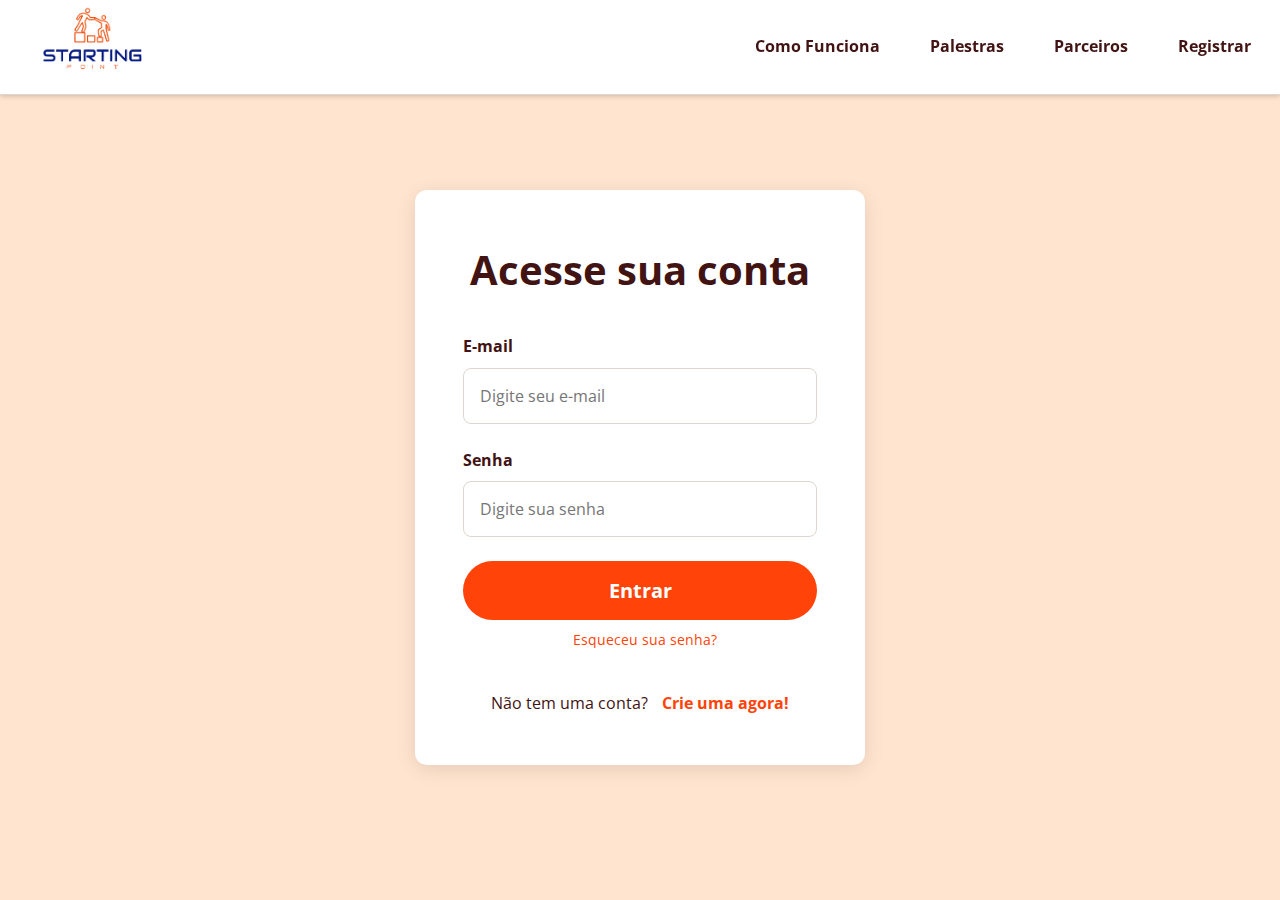
<file: registro.html>
<!DOCTYPE html>
<html lang="pt-br">
<head>
    <meta charset="UTF-8">
    <meta name="viewport" content="width=device-width, initial-scale=1.0">
    <title>Document</title>
   <link rel="stylesheet" href="style.css" />
    <script src="script.js"></script>
    <link
      href="https://fonts.googleapis.com/css2?family=Open+Sans&display=swap"
      rel="stylesheet"
    />
  </head>

  <body>
    <header>
      <div class="logo">
        <a href="index.html"><img src="image/Logo.png" alt="" /></a></div>
      <nav>
        <ul>
          <li><a href="#funciona">Como Funciona</a></li>
          <li><a href="#palestras">Palestras</a></li>
          <li><a href="#parceiros">Parceiros</a></li>
          <li><a href="registro.html">Registrar</a></li>
        </ul>
      </nav>
    </header>

    <section class="login-section" id="login">
    <div class="login-container">
      <h2>Acesse sua conta</h2>
      <form class="login-form">
        <div class="form-group">
          <label for="email">E-mail</label>
          <input type="email" id="email" name="email" placeholder="Digite seu e-mail" required />
        </div>
        <div class="form-group">
          <label for="senha">Senha</label>
          <input type="password" id="senha" name="senha" placeholder="Digite sua senha" required />
        </div>
        <button type="submit" class="btn-laranja">Entrar</button>
        <a href="#" class="forgot-password">Esqueceu sua senha?</a>
        <p>Não tem uma conta? <a href="#registrar">Crie uma agora!</a></p>
      </form>
    </div>
  </section>
</body>
</html>
</file>
<file: style.css>
* {
  margin: 0;
  box-sizing: border-box;
  font-family: "Open Sans", sans-serif;
}

body {
  margin: 0;
  background: #ffe4cf;
  color: #421313;
  line-height: 1.6;
  padding-top: 60px;
}

header ul {
  display: flex;
  font-family: Arial, Helvetica, sans-serif;
  list-style: none;
  gap: 15px;
}

a {
  text-decoration: none;
  margin-left: 10px;
  color: #ff4309;
}

header {
  background: white;
  display: flex;
  justify-content: space-around;
  align-items: center;
  border-bottom: 1px solid #e0d6cf;
  width: 100%;
  position: fixed;
  top: 0;
  left: 0;
  z-index: 1000;
  box-shadow: 0 1px 5px rgba(0, 0, 0, 0.2);
}

p {
  font-size: 18px;
}

.logo img {
  width: 6.8rem;
  margin-right: 500px;
}

nav ul {
  list-style: none;
  display: flex;
  gap: 40px;
}

nav a {
  text-decoration: none;
  color: #421313;
  font-weight: bold;
}

.inicio {
  background-image: url(image/startingimg.jpeg);
  /*background-image: url(image/online-teach.jpg);*/
  background-repeat: no-repeat;
  background-position: ;
  background-size: cover;
  height: 1000px;
}

.container {
  display: flex;
  flex-direction: column-reverse;
  align-items: center;
  padding: 50px;
  margin-top: 10px;
  margin-bottom: 25px;
}

.container h1 {
  font-size: 90px;
  font-family: "Gill Sans", "Gill Sans MT", Calibri, "Trebuchet MS", sans-serif;
  color: #ff4309;
  margin-top: 200px;
}

.image {
  display: flex;
}

.image img {
  height: 250px;
  margin-right: 50px;
  margin-bottom: 50px;
}

.texto-image {
  display: flex;
  flex-direction: column;
  width: 780px;
  font-size: 18px;
}

.texto-image h1 {
  font-size: 32px;
  margin-bottom: 5px;
}

.texto-image p {

  margin-left: 5px;
}

.hero {
  display: flex;
  flex-wrap: wrap;
  align-items: center;
  justify-content: space-between;
  padding: 3rem 2rem;
  background: #ffe4cf;
}

.hero-text {
  flex: 1;
  padding-right: 2rem;

}

.hero-text h1 {
  margin-bottom: 25px;
}

.hero img {
  width: 300px;
  border-radius: 8px;
}

.section {
  padding: 3rem 2rem;
  margin-left: 200px;
  margin-right: 250px;
  background-color: #ffe4cf;
}

.flex {
  display: flex;
}

.teste-voc-flex {
  justify-content: center;
  gap: 100px;
  margin-top: 20px;
  margin-bottom: 20px;
}

.red-bg {
  background-color: #e3362c;
  color: white;
}

.light-bg {
  margin-top: 30px;
  background-color: #ffe4cf;
}

.light-bg h2 {
  margin-bottom: 15px;
}

/*Começo carossel*/

.carousel-container {
  position: relative;
  display: flex;
  align-items: center;
  width: 100%;
  padding: 0 40px;
  width: 1100px;
}

.ctamanho {
  display: flex;
  flex-direction: column;
  align-items: center;
  text-align: center;
}

.mentoras.carousel {
  overflow-x: hidden;
  display: flex;
  gap: 20px;
  scroll-behavior: smooth;
  flex-grow: 1;
}

.carousel-btn {
  /*position: absolute;
  top: 50%;
  transform: translateY(-50%);
  z-index: 10;
  background-color: rgba(0, 0, 0, 0.5);
  color: white;
  border: none;
  cursor: pointer;
  padding: 10px;
  font-size: 24px;
  line-height: 1;
  border-radius: 50%;
  transition: opacity 0.3s ease, transform 0.3s ease;
  opacity: 0.7;*/
  position: absolute;
  top: 50%;
  transform: translateY(-50%);
  background-color: #ff6600; /* Laranja forte */
  color: white;
  border: none;
  border-radius: 50%;
  width: 50px;
  height: 50px;
  cursor: pointer;
  font-size: 20px;
  display: flex;
  align-items: center;
  justify-content: center;
  transition: background-color 0.3s, transform 0.2s, box-shadow 0.3s;
  z-index: 10;
}

.carousel-btn:hover {
  opacity: 1;
  transform: translateY(-50%) scale(1.1);
}

.carousel-btn.prev-btn {
  left: -60px;
}

.carousel-btn.next-btn {
  right: -60px;
}

.carousel .card {
  flex-shrink: 0;
  width: 250px;
  border: 1px solid #ccc;
  border-radius: 8px;
  padding: 16px;
  text-align: center;
}

.parceiros-carousel {
  display: flex;
  overflow-x: scroll;
  scroll-behavior: smooth;
  -ms-overflow-style: none;
  scrollbar-width: none;
}

.parceiros-carousel::-webkit-scrollbar {
  display: none;
}

.card {
  min-width: 270px;
  margin-right: 15px;
  flex-shrink: 0;
}

/*Fim carossel*/

.mentoras2 {
  display: flex;
  gap: 2rem;
  margin-top: 2rem;
  flex-wrap: wrap;
  background: #ffe4cf;
}

.card {
  background: white;
  border: 2px solid #e0d6cf;
  border-radius: 12px;
  width: 200px;
  height: 150px;
  display: flex;
  flex-direction: column;
  justify-content: center;
  align-items: center;
  text-align: center;
  padding: 1rem;
  box-sizing: border-box;
}

/**Footer**/

footer {
  background: #ff4309;
  color: white;
  padding: 0;
  margin-top: 1rem;
  display: flex;
  flex-direction: column;
}

.footerBox {
  display: flex;
  justify-content: space-between;
  align-items: flex-start;
  flex-wrap: wrap;
  padding: 20px;
  margin-left: 500px;
  margin-right: 350px;
}

.footerBox ul,
.footerBox ol {
  list-style: none;
  padding: 0;
  margin: 0;
}

footer p {
  width: 100%; 
  text-align: center;
  background-color: #AD2E07;
  padding: 1rem 0;
  margin-bottom: 0;
  margin-top: 20px;
}

.intro {
  display: flex;
  justify-content: center;
  flex-direction: row;
  margin-top: 100px;
  margin-bottom: 20px;

}

.imagem {
  display: flex;
}

.imagem img {
  width: auto;
  height: 300px;
  border-radius: 5px;
}

.texto-img {
  display: flex;
  margin-left: 90px;
  width: 500px;
}

.divisoria {
  display: flex;
  background: #ff4309;
  justify-content: center;
  text-align: center;
  align-items: center;
  height: 90px;
  font-size: 20px;
}

.divisoria ul {
  background: #ff4309;
  color: white;
}

.divisoria li {
  background: #ff4309;
}

.bloco h2 {
  font-size: 1.5rem;
  margin-bottom: 12px;
  color: #4a1e1e;
}

.como-funciona {
  margin-top: 25px;
  margin-bottom: 50px;
  margin-left: 150px;
  margin-right: 150px;
}

.como-funciona h1 {
  margin-bottom: 30px;
}

.como-funciona p {
  margin-bottom: 18px;
}

.linha {
  display: flex;
  align-items: flex-start;
  gap: 12px;
  margin-top: 20px;
  margin-bottom: 20px;
}

.icone {
  flex-shrink: 0;
}

.linha p {
  margin: 0;
  color: #3a1a1a;
  line-height: 1.5;
}

.linha img {
  margin-right: 25px;
}

.plano {
  background-color: #f9f9f9;
  border-radius: 12px;
  padding: 20px;
  width: 350px;
  box-shadow: 0 2px 10px rgba(0, 0, 0, 0.1);
  border: 2px solid transparent;
  position: relative;
  border-color: #ff4309;
}

.center {
  text-align: center;
  margin-bottom: 50px;
}

.planos-org {
  display: flex;
  justify-content: center;
  gap: 40px;
  flex-wrap: wrap;
}

.planos-org h3 {
  margin-bottom: 10px;
}

.planos-org h1 {
  font-size: 40px;
}

.planos-org h2 {
  margin-bottom: 35px;
  font-size: 30px;
}

.planos-org ul {
  list-style: none;
}

.planos-org li {
  margin-bottom: 8px;
}

.btn-laranja {
  background-color: #ff4309;
  color: white;
  padding: 16px 32px;
  font-size: 18px;
  font-weight: 700;
  border: none;
  border-radius: 50px;
  cursor: pointer;

  transition: all 0.3s ease;
}

.btn-laranja:hover {
  background-color: #e23a08;
  transform: scale(1.05);
}

.btn-laranja:active {
  transform: scale(0.98);
  box-shadow: 0 3px 8px rgba(0, 0, 0, 0.2);
}

.plano-center {
  margin-top: 20px;
  text-align: center;
  margin-bottom: 40px;
}

.plano-center h1 {
  margin-bottom: 20px;
}

.teste-txt {
  float: left;
  width: 600px;
}

.teste-txt p {
  font-size: 18px;
  margin-bottom: 30px;
  margin-top: 8px;
  margin-left: 6px;
}

.teste-img {
  float: right;
}

.center-img {
  text-align: center;
  margin-top: 30px;
}

.center-img img {
  max-width: 450px;
  height: auto;
}

.divisoria-aboutUs {
  display: flex;
  background: #ff4309;
  justify-content: center;
  padding: 30px;
  margin-top: 50px;
  margin-bottom: 60px;
  font-size: 20px;
}

.divisoria-aboutUs ul {
  background: #ff4309;
  color: white;
}

.divisoria-aboutUs li {
  background: #ff4309;
}

.divisoria-parceiros {
  display: flex;
  background: #ff4309;
  justify-content: center;
  padding: 30px;
  margin-top: 50px;
  margin-bottom: 60px;
  font-size: 20px;
}

.divisoria-parceiros ul {
  background: #ff4309;
  color: white;
}

.divisoria-parceiros li {
  background: #ff4309;
}

/** LOGIN **/

.login-section,
.register-section {
  display: flex;
  justify-content: center;
  align-items: center;
  margin-top: 130px;
  background-color: #ffe4cf;
  padding: 0 2rem 1.8rem 2rem;
}

.register-section {
  display: none;
}

.login-container {
  background-color: #fff;
  padding: 3rem;
  border-radius: 12px;
  box-shadow: 0 4px 20px rgba(0, 0, 0, 0.1);
  width: 100%;
  max-width: 450px;
  text-align: center;
}

.login-container h2 {
  font-size: 2.5rem;
  color: #421313;
  margin-bottom: 2rem;
}

.login-form,
.register-form,
#forgot-password-form {
  display: flex;
  flex-direction: column;
  gap: 1.5rem;
}

.form-group {
  text-align: left;
}

.form-group label {
  display: block;
  font-weight: bold;
  color: #421313;
  margin-bottom: 0.5rem;
}

.form-group input {
  width: 100%;
  padding: 1rem;
  border: 1px solid #e0d6cf;
  border-radius: 8px;
  font-size: 1rem;
  transition: border-color 0.3s ease, box-shadow 0.3s ease;
}

.form-group input:focus {
  outline: none;
  border-color: #ff4309;
  box-shadow: 0 0 0 3px rgba(255, 67, 9, 0.2);
}

.login-form .btn-laranja,
.register-form .btn-laranja,
#forgot-password-form .btn-laranja {
  width: 100%;
  font-size: 1.25rem;
}

.forgot-password {
  display: block;
  margin-top: -1rem;
  color: #ff4309;
  text-decoration: none;
  font-size: 0.9rem;
  text-align: center;
  transition: color 0.3s ease;
}

.forgot-password:hover {
  color: #e23a08;
}

.login-container p {
  font-size: 1rem;
  color: #421313;
  margin-top: 1rem;
}

.login-container p a {
  color: #ff4309;
  text-decoration: none;
  font-weight: bold;
  transition: color 0.3s ease;
}

.login-container p a:hover {
  color: #e23a08;
}

.modal {
  display: none;
  position: fixed;
  z-index: 1001;
  left: 0;
  top: 0;
  width: 100%;
  height: 100%;
  overflow: auto;
  background-color: rgba(0, 0, 0, 0.4);
  backdrop-filter: blur(5px);
  -webkit-backdrop-filter: blur(5px);
}

.modal-content {
  background-color: #fefefe;
  margin: 15% auto;
  border: 1px solid #888;
  width: 90%;
  max-width: 400px;
  border-radius: 12px;
  box-shadow: 0 4px 20px rgba(0, 0, 0, 0.2);
  text-align: center;
  position: relative;
  padding: 2rem;
}

.modal-content h3 {
  margin-bottom: 1rem;
  color: #421313;
}

.modal-content p {
  margin-bottom: 1.5rem;
}

.close-btn {
  color: #aaa;
  position: absolute;
  top: 10px;
  right: 20px;
  font-size: 28px;
  font-weight: bold;
  cursor: pointer;
}

.close-btn:hover,
.close-btn:focus {
  color: #ff4309;
  text-decoration: none;
  cursor: pointer;
}

.register_footer {
  position: fixed;
  bottom: 0; 
  left: 50%;
  transform: translateX(-50%); 
  width: 100%; 
  text-align: center; 
}
</file>
